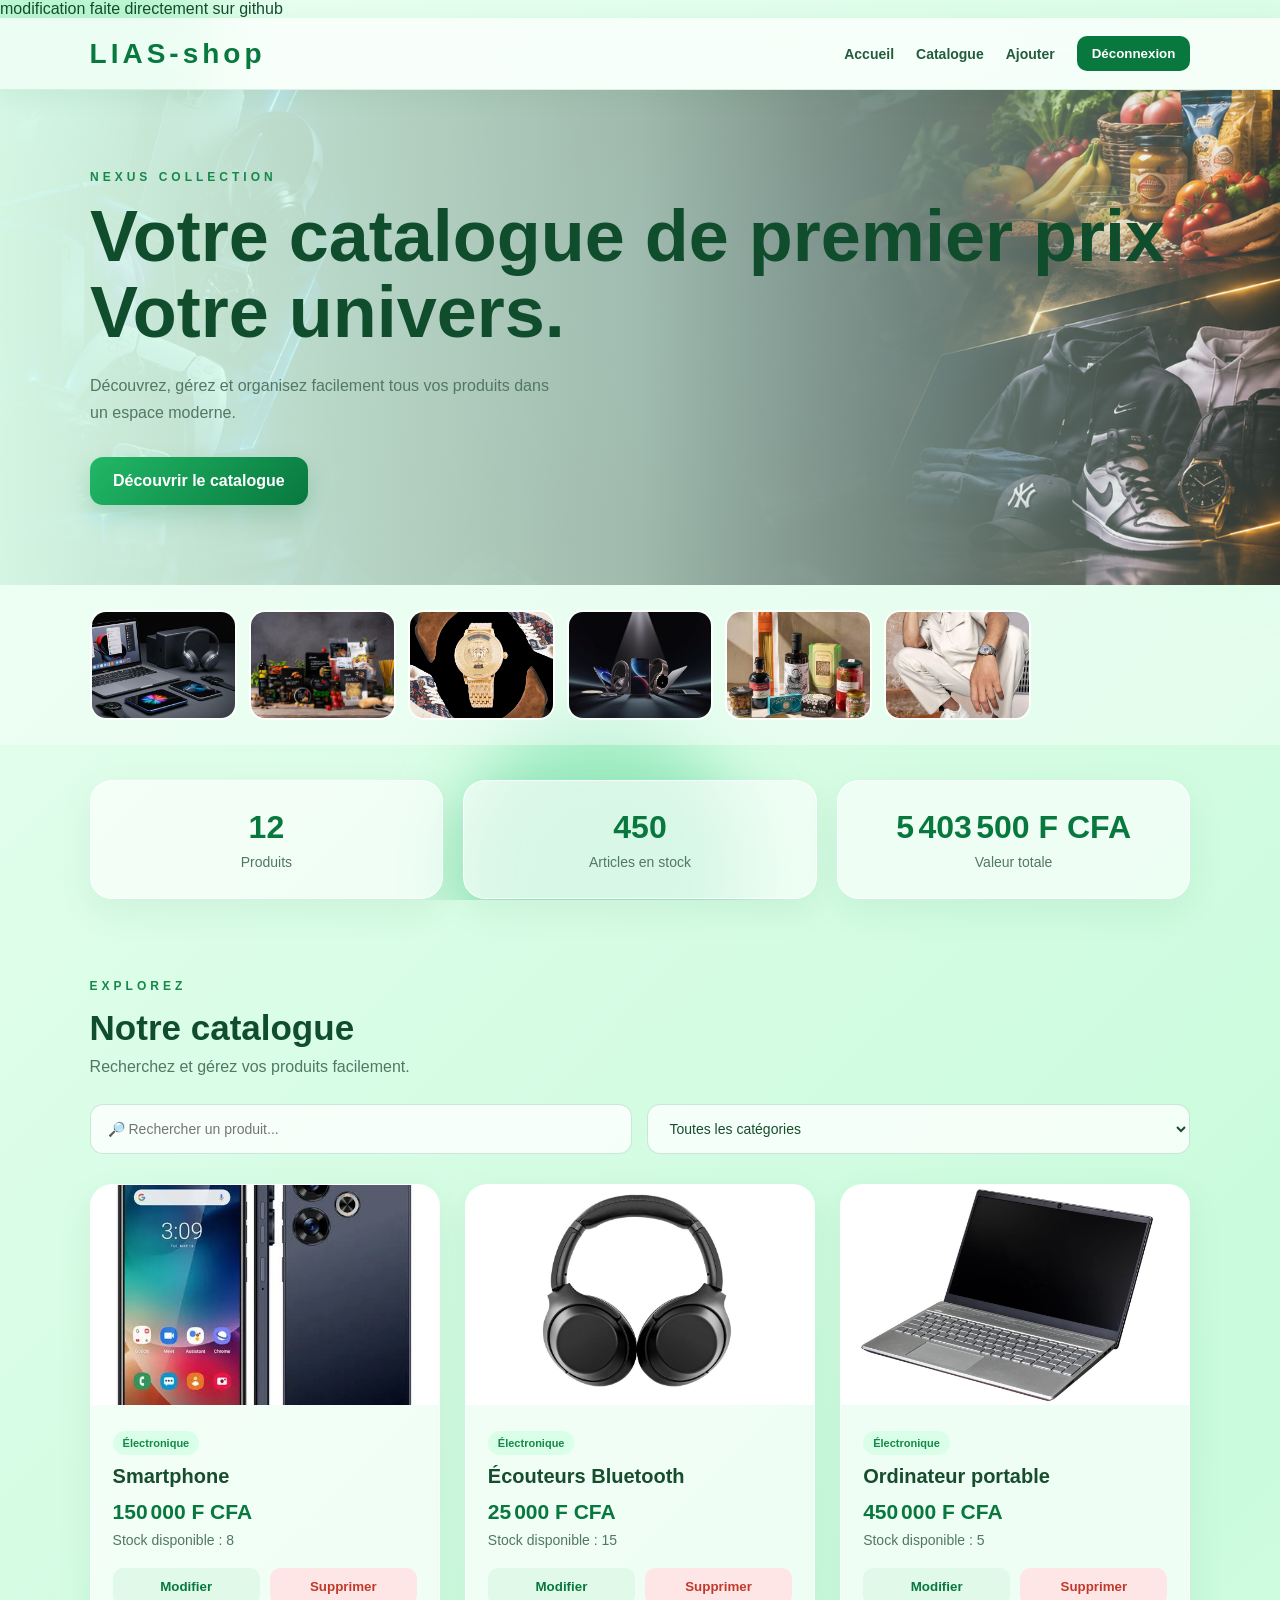
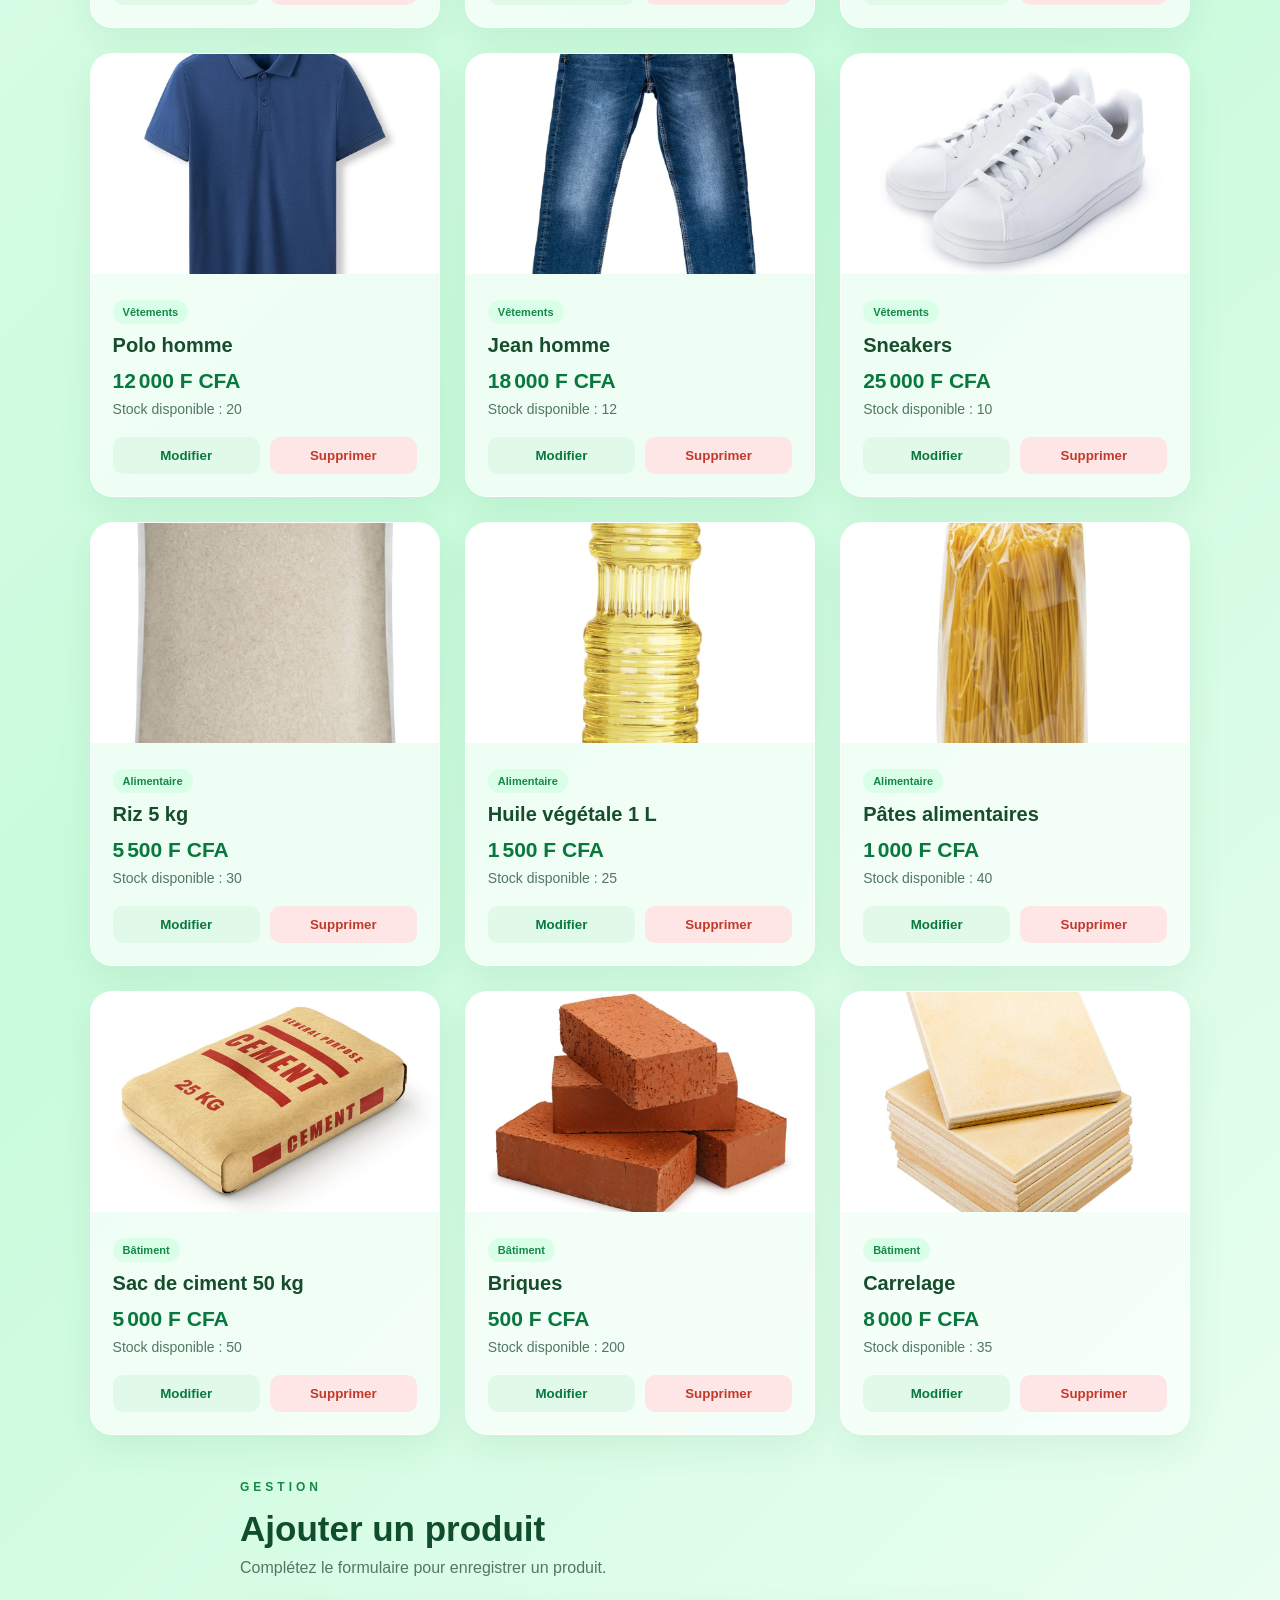
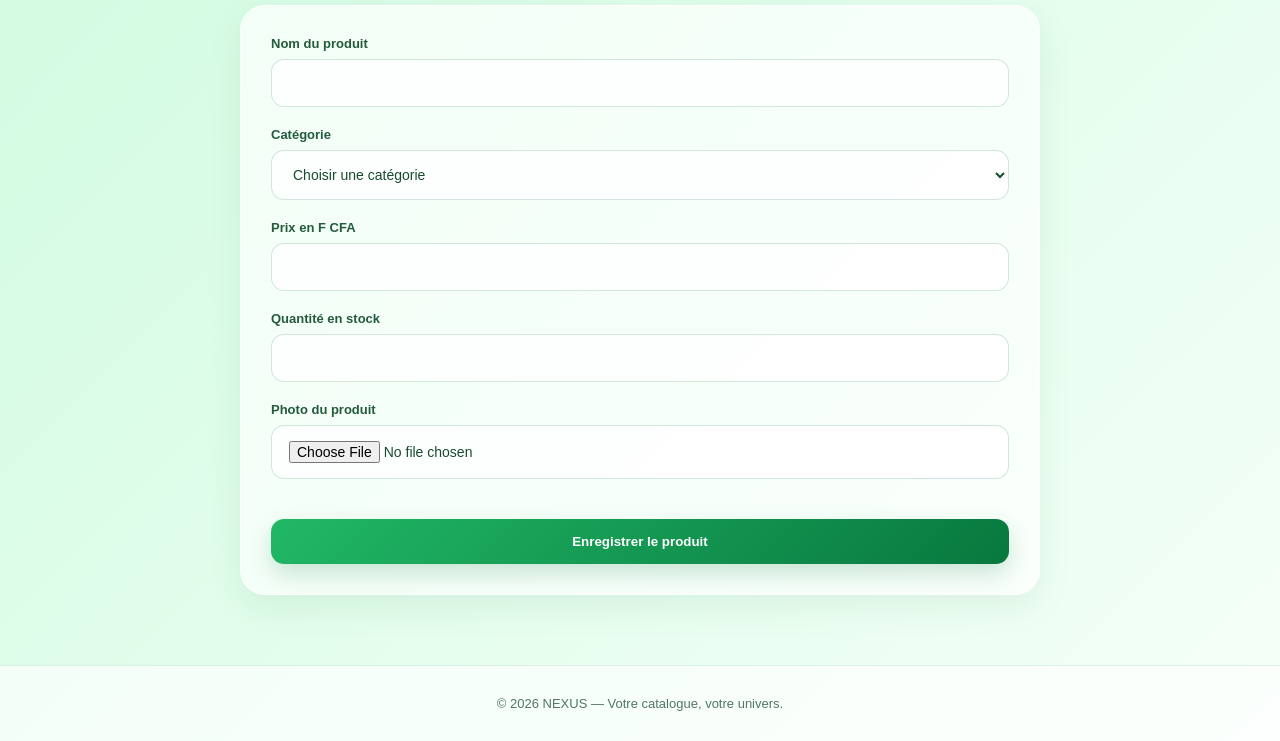
<file: index.html>
<!DOCTYPE html>
<html lang="fr">
<head>
    <meta charset="UTF-8">
    <meta name="viewport" content="width=device-width, initial-scale=1.0">
    <title>LIAS-shop</title>
    <link rel="stylesheet" href="style.css">
</head>
<body>
<p>modification faite directement sur github</p>
    <div class="fond">
        <div class="orb orb1"></div>
        <div class="orb orb2"></div>
        <div class="orb orb3"></div>
    </div>

    <nav class="navbar">
        <div class="logo">LIAS-shop</div>

        <div class="nav-links">
            <a href="#accueil">Accueil</a>
            <a href="#catalogue">Catalogue</a>
            <a href="#ajouter">Ajouter</a>
            <button id="btnDeconnexion">Déconnexion</button>
        </div>
    </nav>

    <header class="hero" id="accueil">
        <img src="images/hero-background.png" alt="Image de présentation" class="hero-image">

        <div class="hero-overlay"></div>

        <div class="hero-content">
            <p class="sur-titre">NEXUS COLLECTION</p>
            <h1>Votre catalogue de premier prix<br>Votre univers.</h1>

            <p>
                Découvrez, gérez et organisez facilement
                tous vos produits dans un espace moderne.
            </p>

            <a href="#catalogue" class="btn-principal">
                Découvrir le catalogue
            </a>
        </div>
    </header>

    <section class="galerie-produits">
        <img src="images/img1.jpg" alt="Présentation 1">
        <img src="images/img2.jpg" alt="Présentation 2">
        <img src="images/img3.jpg" alt="Présentation 3">
        <img src="images/img4.jpg" alt="Présentation 4">
        <img src="images/img5.jpg" alt="Présentation 5">
        <img src="images/img6.jpg" alt="Présentation 6">
    </section>

    <section class="statistiques">
        <div class="stat-card">
            <span id="totalProduits">0</span>
            <p>Produits</p>
        </div>

        <div class="stat-card">
            <span id="totalStock">0</span>
            <p>Articles en stock</p>
        </div>

        <div class="stat-card">
            <span id="totalValeur">0</span>
            <p>Valeur totale</p>
        </div>
    </section>

    <main>
        <section class="section" id="catalogue">
            <div class="section-heading">
                <p class="sur-titre">EXPLOREZ</p>
                <h2>Notre catalogue</h2>
                <p>Recherchez et gérez vos produits facilement.</p>
            </div>

            <div class="outils">
                <input
                    type="search"
                    id="recherche"
                    placeholder="🔎 Rechercher un produit..."
                >

                <select id="filtreCategorie">
                    <option value="Toutes">Toutes les catégories</option>
                    <option value="Électronique">Électronique</option>
                    <option value="Vêtements">Vêtements</option>
                    <option value="Alimentaire">Alimentaire</option>
                    <option value="Bâtiment">Bâtiment</option>
                </select>
            </div>

            <div id="listeProduits" class="liste-produits"></div>
        </section>

        <section class="section section-formulaire" id="ajouter">
            <div class="section-heading">
                <p class="sur-titre">GESTION</p>
                <h2>Ajouter un produit</h2>
                <p>Complétez le formulaire pour enregistrer un produit.</p>
            </div>

            <form id="formProduit" class="form-produit">
                <div class="champ">
                    <label for="nom">Nom du produit</label>
                    <input type="text" id="nom" required>
                </div>

                <div class="champ">
                    <label for="categorie">Catégorie</label>
                    <select id="categorie" required>
                        <option value="">Choisir une catégorie</option>
                        <option value="Électronique">Électronique</option>
                        <option value="Vêtements">Vêtements</option>
                        <option value="Alimentaire">Alimentaire</option>
                        <option value="Bâtiment">Bâtiment</option>
                    </select>
                </div>

                <div class="champ">
                    <label for="prix">Prix en F CFA</label>
                    <input type="number" id="prix" min="0" required>
                </div>

                <div class="champ">
                    <label for="stock">Quantité en stock</label>
                    <input type="number" id="stock" min="0" required>
                </div>

                <div class="champ">
                    <label for="image">Photo du produit</label>
                    <input type="file" id="image" accept="image/*">
                </div>

                <div id="apercuImage"></div>

                <button type="submit" class="btn-submit">
                    Enregistrer le produit
                </button>
            </form>
        </section>
    </main>

    <footer>
        <p>© 2026 NEXUS — Votre catalogue, votre univers.</p>
    </footer>

    <script src="script.js"></script>
</body>
</html>
</file>
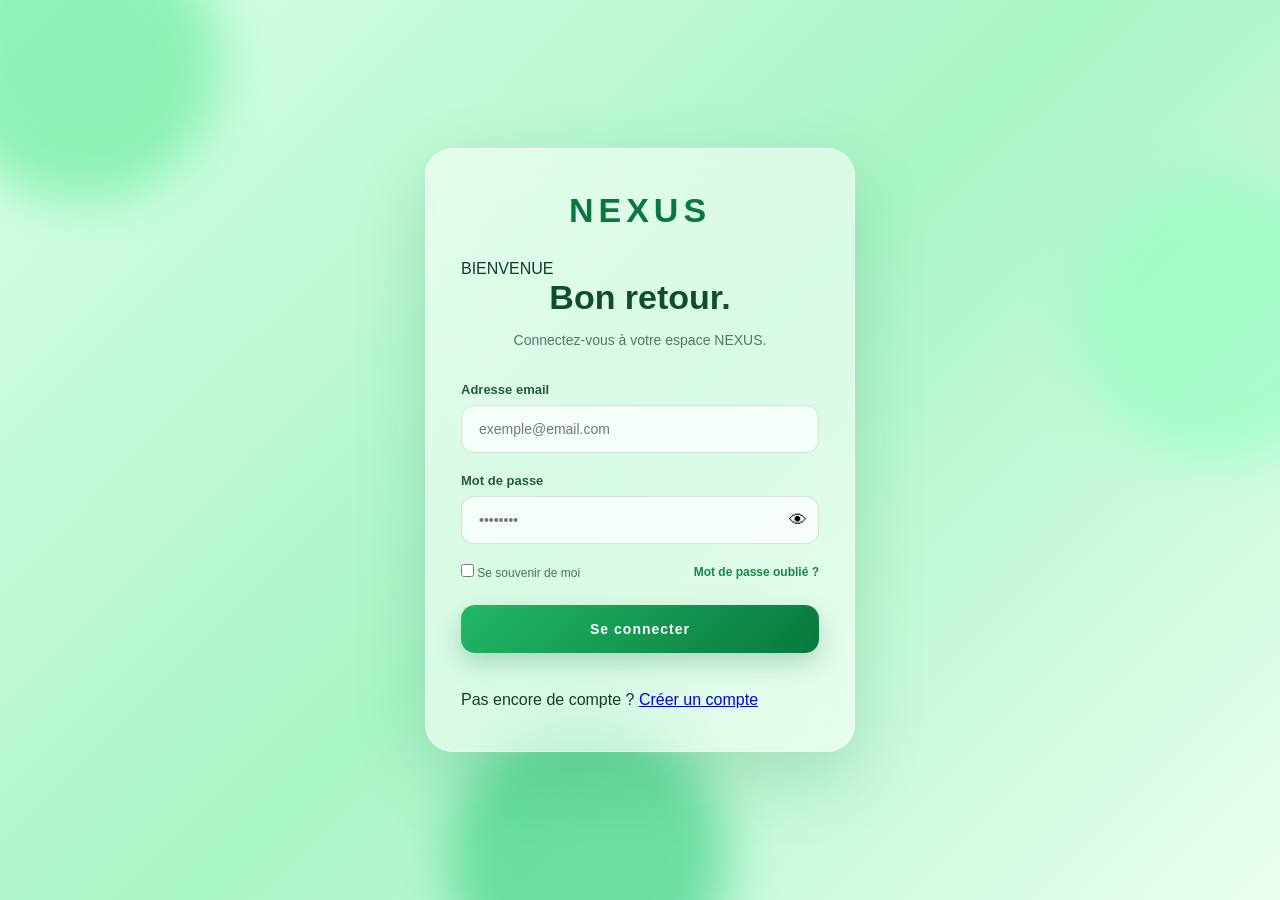
<file: connexion.html>
<!DOCTYPE html>
<html lang="fr">

<head>
    <meta charset="UTF-8">
    <meta name="viewport" content="width=device-width, initial-scale=1.0">

    <title>NEXUS - Connexion</title>

    <link rel="stylesheet" href="connexion.css">
</head>

<body>

    <!-- Arrière-plan animé -->

    <div class="fond">

        <span class="orb orb1"></span>
        <span class="orb orb2"></span>
        <span class="orb orb3"></span>

    </div>


    <!-- PAGE DE CONNEXION -->

    <main class="login-page">

        <div class="login-card">

            <div class="logo">
                NEXUS
            </div>

            <p class="welcome">
                BIENVENUE
            </p>

            <h1>
                Bon retour.
            </h1>

            <p class="description">
                Connectez-vous à votre espace NEXUS.
            </p>


            <form id="loginForm">

                <!-- Email -->

                <div class="champ">

                    <label for="email">
                        Adresse email
                    </label>

                    <input
                        type="email"
                        id="email"
                        placeholder="exemple@email.com"
                        required
                    >

                </div>


                <!-- Mot de passe -->

                <div class="champ">

                    <label for="password">
                        Mot de passe
                    </label>

                    <div class="password-box">

                        <input
                            type="password"
                            id="password"
                            placeholder="••••••••"
                            required
                        >

                        <button
                            type="button"
                            id="togglePassword"
                        >
                            👁
                        </button>

                    </div>

                </div>


                <div class="options">

                    <label class="remember">

                        <input
                            type="checkbox"
                            id="remember"
                        >

                        <span>
                            Se souvenir de moi
                        </span>

                    </label>

                    <a href="#">
                        Mot de passe oublié ?
                    </a>

                </div>


                <button
                    type="submit"
                    class="btn-connexion"
                >
                    Se connecter
                </button>


                <p
                    id="message"
                    class="message"
                ></p>

            </form>


            <p class="inscription">

                Pas encore de compte ?

                <a href="#">
                    Créer un compte
                </a>

            </p>

        </div>

    </main>


    <script src="connexion.js"></script>

</body>

</html>
</file>
<file: style.css>
* {
    margin: 0;
    padding: 0;
    box-sizing: border-box;
}

html {
    scroll-behavior: smooth;
}

body {
    font-family: Arial, sans-serif;
    color: #174c2d;
    background: linear-gradient(135deg, #eafff1, #c9fbdc, #f5fff8);
    min-height: 100vh;
}

/* Fond animé */

.fond {
    position: fixed;
    inset: 0;
    overflow: hidden;
    z-index: -1;
    pointer-events: none;
}

.orb {
    position: absolute;
    width: 300px;
    height: 300px;
    border-radius: 50%;
    filter: blur(35px);
    opacity: 0.35;
    animation: mouvement 15s infinite alternate ease-in-out;
}

.orb1 {
    background: #62e99a;
    top: -100px;
    left: -80px;
}

.orb2 {
    background: #9bffc1;
    right: -100px;
    top: 30%;
    animation-delay: 3s;
}

.orb3 {
    background: #27c978;
    bottom: -120px;
    left: 35%;
    animation-delay: 5s;
}

@keyframes mouvement {
    from {
        transform: translate(0, 0) scale(1);
    }

    to {
        transform: translate(90px, 60px) scale(1.2);
    }
}

/* Navigation */

.navbar {
    position: sticky;
    top: 0;
    z-index: 100;
    display: flex;
    justify-content: space-between;
    align-items: center;
    gap: 25px;
    padding: 18px 7%;
    background: rgba(255, 255, 255, 0.72);
    backdrop-filter: blur(18px);
    border-bottom: 1px solid rgba(30, 140, 80, 0.12);
    box-shadow: 0 5px 25px rgba(30, 120, 70, 0.08);
}

.logo {
    font-size: 28px;
    font-weight: 900;
    letter-spacing: 4px;
    color: #08783e;
}

.nav-links {
    display: flex;
    align-items: center;
    gap: 22px;
    flex-wrap: wrap;
}

.nav-links a {
    color: #245b3c;
    text-decoration: none;
    font-size: 14px;
    font-weight: bold;
    transition: 0.3s;
}

.nav-links a:hover {
    color: #08783e;
}

#btnDeconnexion {
    border: none;
    border-radius: 10px;
    padding: 10px 15px;
    color: white;
    background: #08783e;
    cursor: pointer;
    font-weight: bold;
    transition: 0.3s;
}

#btnDeconnexion:hover {
    background: #21b866;
    transform: translateY(-2px);
}

/* Hero */

.hero {
    position: relative;
    min-height: 480px;
    display: flex;
    align-items: center;
    justify-content: center;
    overflow: hidden;
}

.hero-image {
    position: absolute;
    inset: 0;
    width: 100%;
    height: 100%;
    object-fit: cover;
}

.hero-overlay {
    position: absolute;
    inset: 0;
    background: linear-gradient(
        90deg,
        rgba(220, 255, 234, 0.96),
        rgba(220, 255, 234, 0.72),
        rgba(220, 255, 234, 0.2)
    );
}

.hero-content {
    position: relative;
    z-index: 1;
    width: 90%;
    max-width: 1100px;
    padding: 80px 0;
}

.sur-titre {
    color: #168849;
    font-size: 12px;
    font-weight: bold;
    letter-spacing: 4px;
    margin-bottom: 15px;
}

.hero h1 {
    color: #104d2d;
    font-size: clamp(38px, 6vw, 72px);
    line-height: 1.05;
    margin-bottom: 22px;
}

.hero-content > p:not(.sur-titre) {
    max-width: 480px;
    color: #527763;
    line-height: 1.7;
    margin-bottom: 30px;
}

.btn-principal,
.btn-submit {
    display: inline-block;
    border: none;
    border-radius: 13px;
    padding: 15px 23px;
    background: linear-gradient(135deg, #21b866, #08783e);
    color: white;
    font-weight: bold;
    text-decoration: none;
    cursor: pointer;
    box-shadow: 0 10px 25px rgba(8, 120, 62, 0.2);
    transition: 0.3s;
}

.btn-principal:hover,
.btn-submit:hover {
    transform: translateY(-3px);
    box-shadow: 0 15px 30px rgba(8, 120, 62, 0.3);
}

/* Galerie */

.galerie-produits {
    display: grid;
    grid-template-columns: repeat(7, 1fr);
    gap: 12px;
    padding: 25px 7%;
    background: rgba(255, 255, 255, 0.4);
}

.galerie-produits img {
    width: 100%;
    height: 110px;
    object-fit: cover;
    border-radius: 16px;
    border: 2px solid rgba(255, 255, 255, 0.8);
    transition: 0.3s;
}

.galerie-produits img:hover {
    transform: translateY(-5px);
    box-shadow: 0 10px 25px rgba(25, 130, 75, 0.18);
}

/* Statistiques */

.statistiques {
    display: grid;
    grid-template-columns: repeat(3, 1fr);
    gap: 20px;
    padding: 35px 7%;
}

.stat-card {
    padding: 28px;
    text-align: center;
    background: rgba(255, 255, 255, 0.62);
    border: 1px solid rgba(255, 255, 255, 0.85);
    border-radius: 22px;
    box-shadow: 0 12px 35px rgba(30, 120, 70, 0.08);
}

.stat-card span {
    display: block;
    font-size: 32px;
    font-weight: 900;
    color: #08783e;
    margin-bottom: 8px;
}

.stat-card p {
    color: #527763;
    font-size: 14px;
}

/* Sections */

.section {
    width: 86%;
    max-width: 1250px;
    margin: 45px auto;
}

.section-heading {
    margin-bottom: 28px;
}

.section-heading h2 {
    color: #104d2d;
    font-size: 35px;
    margin-bottom: 10px;
}

.section-heading p:last-child {
    color: #527763;
}

/* Outils */

.outils {
    display: flex;
    gap: 15px;
    margin-bottom: 30px;
}

.outils input,
.outils select,
.champ input,
.champ select {
    width: 100%;
    padding: 15px 17px;
    border: 1px solid rgba(31, 135, 78, 0.2);
    border-radius: 13px;
    outline: none;
    background: rgba(255, 255, 255, 0.78);
    color: #174c2d;
    font-size: 14px;
    transition: 0.3s;
}

.outils input:focus,
.outils select:focus,
.champ input:focus,
.champ select:focus {
    border-color: #28b866;
    box-shadow: 0 0 0 4px rgba(40, 184, 102, 0.13);
}

#filtreCategorie {
    min-width: 220px;
}

/* Produits */

.liste-produits {
    display: grid;
    grid-template-columns: repeat(3, 1fr);
    gap: 25px;
}

.produit-card {
    overflow: hidden;
    border: 1px solid rgba(255, 255, 255, 0.85);
    border-radius: 22px;
    background: rgba(255, 255, 255, 0.68);
    box-shadow: 0 12px 35px rgba(30, 120, 70, 0.09);
    animation: apparition 0.45s ease;
    transition: 0.3s;
}

.produit-card:hover {
    transform: translateY(-6px);
    box-shadow: 0 18px 40px rgba(30, 120, 70, 0.16);
}

.produit-card img {
    width: 100%;
    height: 220px;
    object-fit: cover;
}

.produit-info {
    padding: 22px;
}

.produit-categorie {
    display: inline-block;
    margin-bottom: 10px;
    padding: 6px 10px;
    border-radius: 20px;
    background: #d9ffe8;
    color: #168849;
    font-size: 11px;
    font-weight: bold;
}

.produit-info h3 {
    color: #174c2d;
    font-size: 20px;
    margin-bottom: 12px;
}

.prix {
    color: #08783e;
    font-size: 21px;
    font-weight: 900;
    margin-bottom: 8px;
}

.stock {
    color: #527763;
    font-size: 14px;
    margin-bottom: 20px;
}

.actions {
    display: flex;
    gap: 10px;
}

.actions button {
    flex: 1;
    padding: 11px;
    border: none;
    border-radius: 10px;
    cursor: pointer;
    font-weight: bold;
    transition: 0.3s;
}

.actions button:first-child {
    background: #e1f9e9;
    color: #08783e;
}

.actions button:last-child {
    background: #ffe6e6;
    color: #c0392b;
}

.actions button:hover {
    transform: translateY(-2px);
}

.aucun-produit {
    grid-column: 1 / -1;
    min-height: 180px;
    display: flex;
    align-items: center;
    justify-content: center;
    border: 1px dashed rgba(30, 130, 75, 0.25);
    border-radius: 20px;
    background: rgba(255, 255, 255, 0.4);
    color: #527763;
}

/* Formulaire */

.section-formulaire {
    max-width: 800px;
}

.form-produit {
    padding: 30px;
    border-radius: 25px;
    background: rgba(255, 255, 255, 0.68);
    border: 1px solid rgba(255, 255, 255, 0.85);
    box-shadow: 0 12px 35px rgba(30, 120, 70, 0.09);
}

.champ {
    margin-bottom: 20px;
}

.champ label {
    display: block;
    margin-bottom: 8px;
    color: #245b3c;
    font-size: 13px;
    font-weight: bold;
}

#apercuImage {
    display: flex;
    justify-content: center;
    margin-bottom: 20px;
}

#apercuImage img {
    width: 180px;
    height: 180px;
    object-fit: cover;
    border-radius: 18px;
    border: 1px solid rgba(31, 135, 78, 0.2);
    box-shadow: 0 15px 40px rgba(0, 0, 0, 0.12);
    animation: apparition 0.3s ease;
}

.btn-submit {
    width: 100%;
}

/* Pied de page */

footer {
    margin-top: 70px;
    padding: 30px 7%;
    text-align: center;
    background: rgba(255, 255, 255, 0.65);
    border-top: 1px solid rgba(31, 135, 78, 0.12);
    color: #527763;
    font-size: 13px;
}

/* Animations */

@keyframes apparition {
    from {
        opacity: 0;
        transform: translateY(15px);
    }

    to {
        opacity: 1;
        transform: translateY(0);
    }
}

/* Responsive */

@media (max-width: 1000px) {
    .liste-produits {
        grid-template-columns: repeat(2, 1fr);
    }

    .galerie-produits {
        grid-template-columns: repeat(4, 1fr);
    }
}

@media (max-width: 650px) {
    .navbar {
        align-items: flex-start;
        flex-direction: column;
    }

    .nav-links {
        gap: 14px;
    }

    .hero-content {
        padding: 60px 0;
    }

    .statistiques {
        grid-template-columns: 1fr;
    }

    .outils {
        flex-direction: column;
    }

    #filtreCategorie {
        min-width: 0;
    }

    .liste-produits {
        grid-template-columns: 1fr;
    }

    .galerie-produits {
        grid-template-columns: repeat(2, 1fr);
    }

    .galerie-produits img {
        height: 130px;
    }

    .form-produit {
        padding: 22px;
    }
}
</file>
<file: connexion.css>
* {
    margin: 0;
    padding: 0;
    box-sizing: border-box;
}

body {
    min-height: 100vh;
    font-family: Arial, sans-serif;
    background: linear-gradient(135deg, #d9ffe8, #a8f5c5, #eafff1);
    color: #123c29;
    overflow: hidden;
}

/* Fond animé */
.fond {
    position: fixed;
    inset: 0;
    overflow: hidden;
    z-index: -1;
}

.orb {
    position: absolute;
    width: 280px;
    height: 280px;
    border-radius: 50%;
    filter: blur(25px);
    opacity: 0.55;
    animation: mouvement 12s infinite alternate ease-in-out;
}

.orb1 {
    background: #55e890;
    top: -80px;
    left: -60px;
}

.orb2 {
    background: #8affbd;
    right: -80px;
    top: 20%;
    animation-delay: 2s;
}

.orb3 {
    background: #28c978;
    bottom: -100px;
    left: 35%;
    animation-delay: 4s;
}

@keyframes mouvement {
    from {
        transform: translate(0, 0) scale(1);
    }

    to {
        transform: translate(80px, 50px) scale(1.2);
    }
}

/* Conteneur principal */
.login-page {
    min-height: 100vh;
    display: flex;
    align-items: center;
    justify-content: center;
    padding: 25px;
}

/* Carte de connexion */
.login-card {
    width: 100%;
    max-width: 430px;
    padding: 42px 35px;
    border: 1px solid rgba(255, 255, 255, 0.8);
    border-radius: 28px;
    background: rgba(255, 255, 255, 0.55);
    backdrop-filter: blur(22px);
    box-shadow: 0 25px 70px rgba(24, 120, 70, 0.2);
    animation: apparition 0.8s ease;
}

@keyframes apparition {
    from {
        opacity: 0;
        transform: translateY(35px);
    }

    to {
        opacity: 1;
        transform: translateY(0);
    }
}

/* Logo */
.logo {
    text-align: center;
    font-size: 34px;
    font-weight: 900;
    letter-spacing: 5px;
    color: #08783e;
    margin-bottom: 30px;
}

/* Textes */
.login-card h2 {
    text-align: center;
    font-size: 13px;
    letter-spacing: 4px;
    color: #32915c;
    margin-bottom: 10px;
}

.login-card h1 {
    text-align: center;
    font-size: 34px;
    color: #104d2d;
    margin-bottom: 12px;
}

.description {
    text-align: center;
    color: #527763;
    font-size: 14px;
    line-height: 1.6;
    margin-bottom: 30px;
}

/* Champs */
.champ {
    margin-bottom: 20px;
}

.champ label {
    display: block;
    margin-bottom: 8px;
    font-size: 13px;
    font-weight: bold;
    color: #245b3c;
}

.champ input {
    width: 100%;
    padding: 15px 17px;
    border: 1px solid rgba(31, 135, 78, 0.2);
    border-radius: 13px;
    outline: none;
    background: rgba(255, 255, 255, 0.75);
    color: #174c2d;
    font-size: 14px;
    transition: 0.3s;
}

.champ input:focus {
    border-color: #28b866;
    box-shadow: 0 0 0 4px rgba(40, 184, 102, 0.13);
}

/* Mot de passe */
.password-box {
    position: relative;
}

.password-box input {
    padding-right: 50px;
}

#togglePassword {
    position: absolute;
    right: 12px;
    top: 50%;
    transform: translateY(-50%);
    border: none;
    background: transparent;
    cursor: pointer;
    font-size: 18px;
}

/* Options */
.options {
    display: flex;
    justify-content: space-between;
    align-items: center;
    gap: 10px;
    margin: 5px 0 25px;
    font-size: 12px;
    color: #47735a;
}

.options a {
    color: #168849;
    text-decoration: none;
    font-weight: bold;
}

.options a:hover {
    text-decoration: underline;
}

/* Bouton */
.btn-connexion {
    width: 100%;
    padding: 16px;
    border: none;
    border-radius: 14px;
    background: linear-gradient(135deg, #21b866, #08783e);
    color: white;
    font-size: 14px;
    font-weight: bold;
    letter-spacing: 1px;
    cursor: pointer;
    box-shadow: 0 10px 25px rgba(8, 120, 62, 0.25);
    transition: 0.3s;
}

.btn-connexion:hover {
    transform: translateY(-3px);
    box-shadow: 0 15px 30px rgba(8, 120, 62, 0.35);
}

.btn-connexion:active {
    transform: scale(0.98);
}

/* Message */
#message {
    text-align: center;
    min-height: 20px;
    margin-top: 18px;
    font-size: 13px;
    font-weight: bold;
}

/* Inscription */
.signup {
    text-align: center;
    margin-top: 28px;
    color: #527763;
    font-size: 13px;
}

.signup a {
    color: #08783e;
    font-weight: bold;
    text-decoration: none;
}

.signup a:hover {
    text-decoration: underline;
}

/* Mobile */
@media (max-width: 500px) {
    .login-card {
        padding: 32px 24px;
        border-radius: 22px;
    }

    .login-card h1 {
        font-size: 29px;
    }

    .logo {
        font-size: 29px;
    }

    .options {
        flex-direction: column;
        align-items: flex-start;
    }
}
</file>
